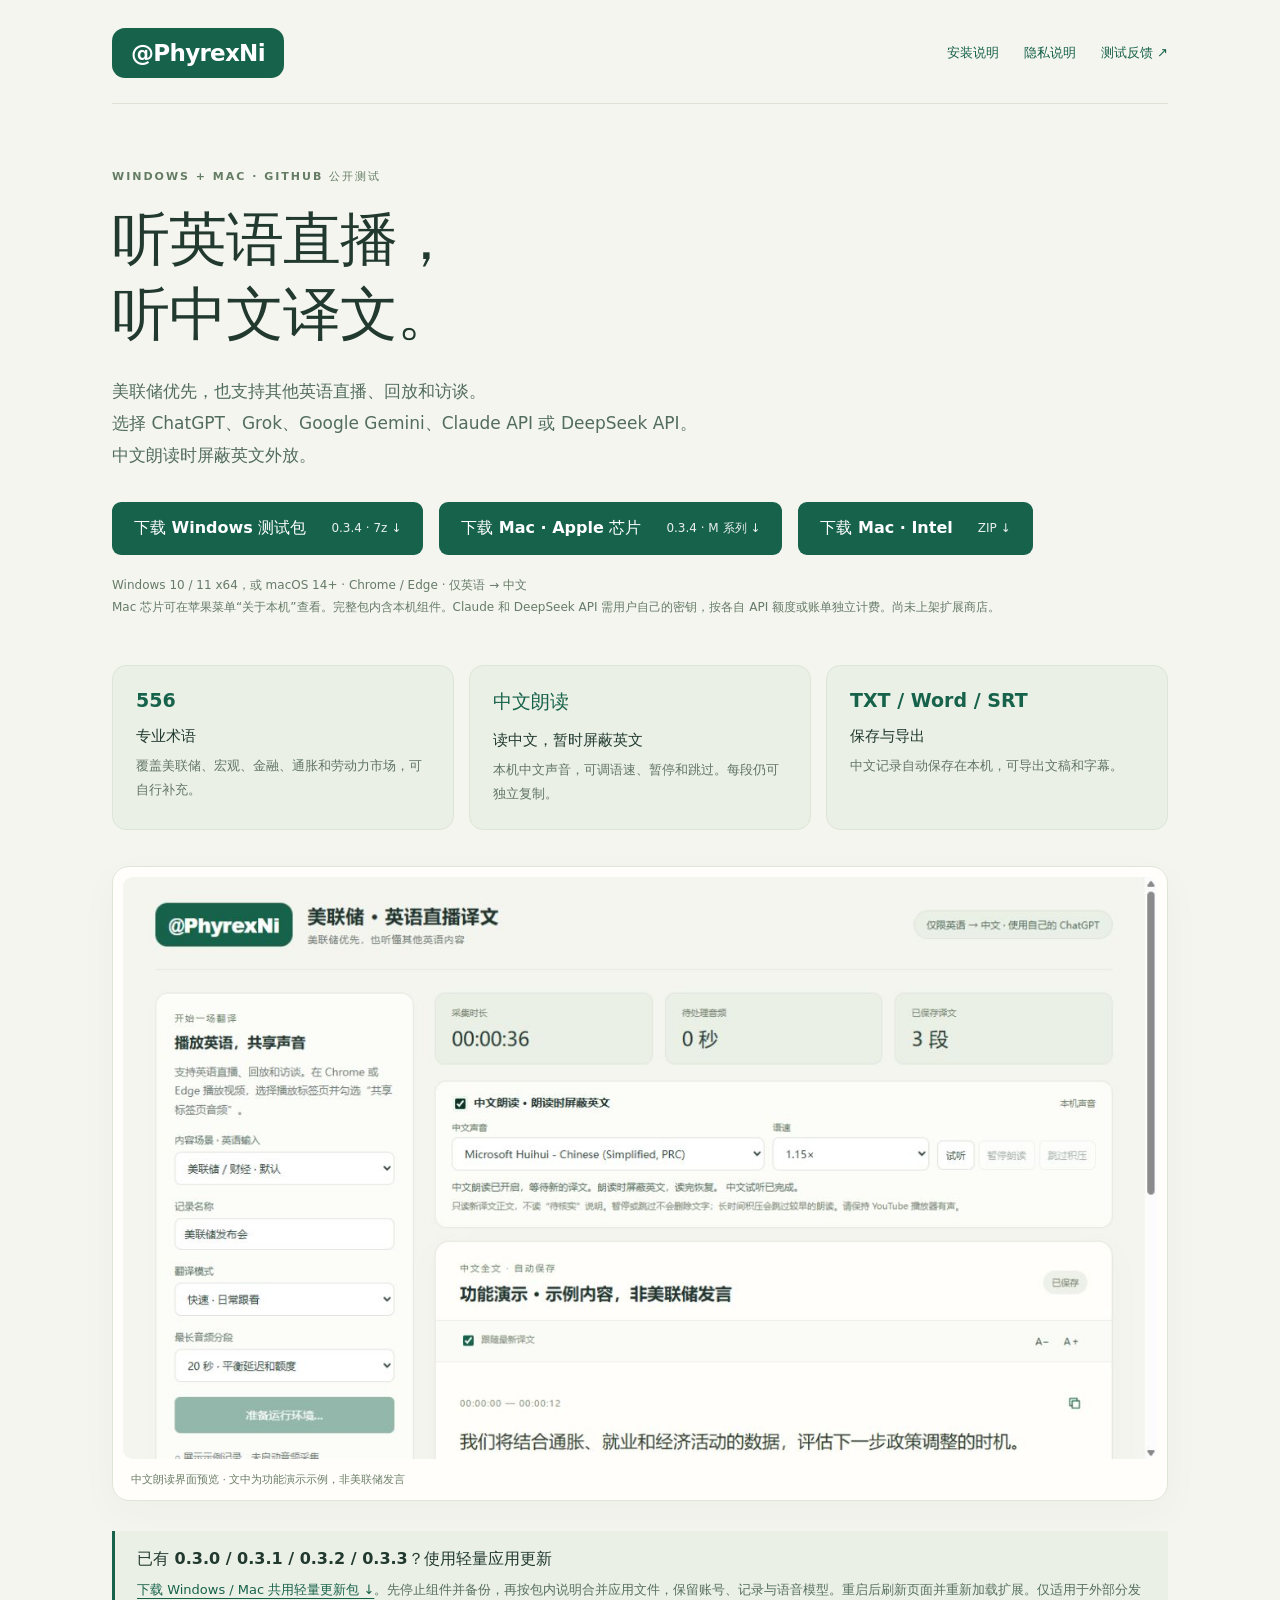
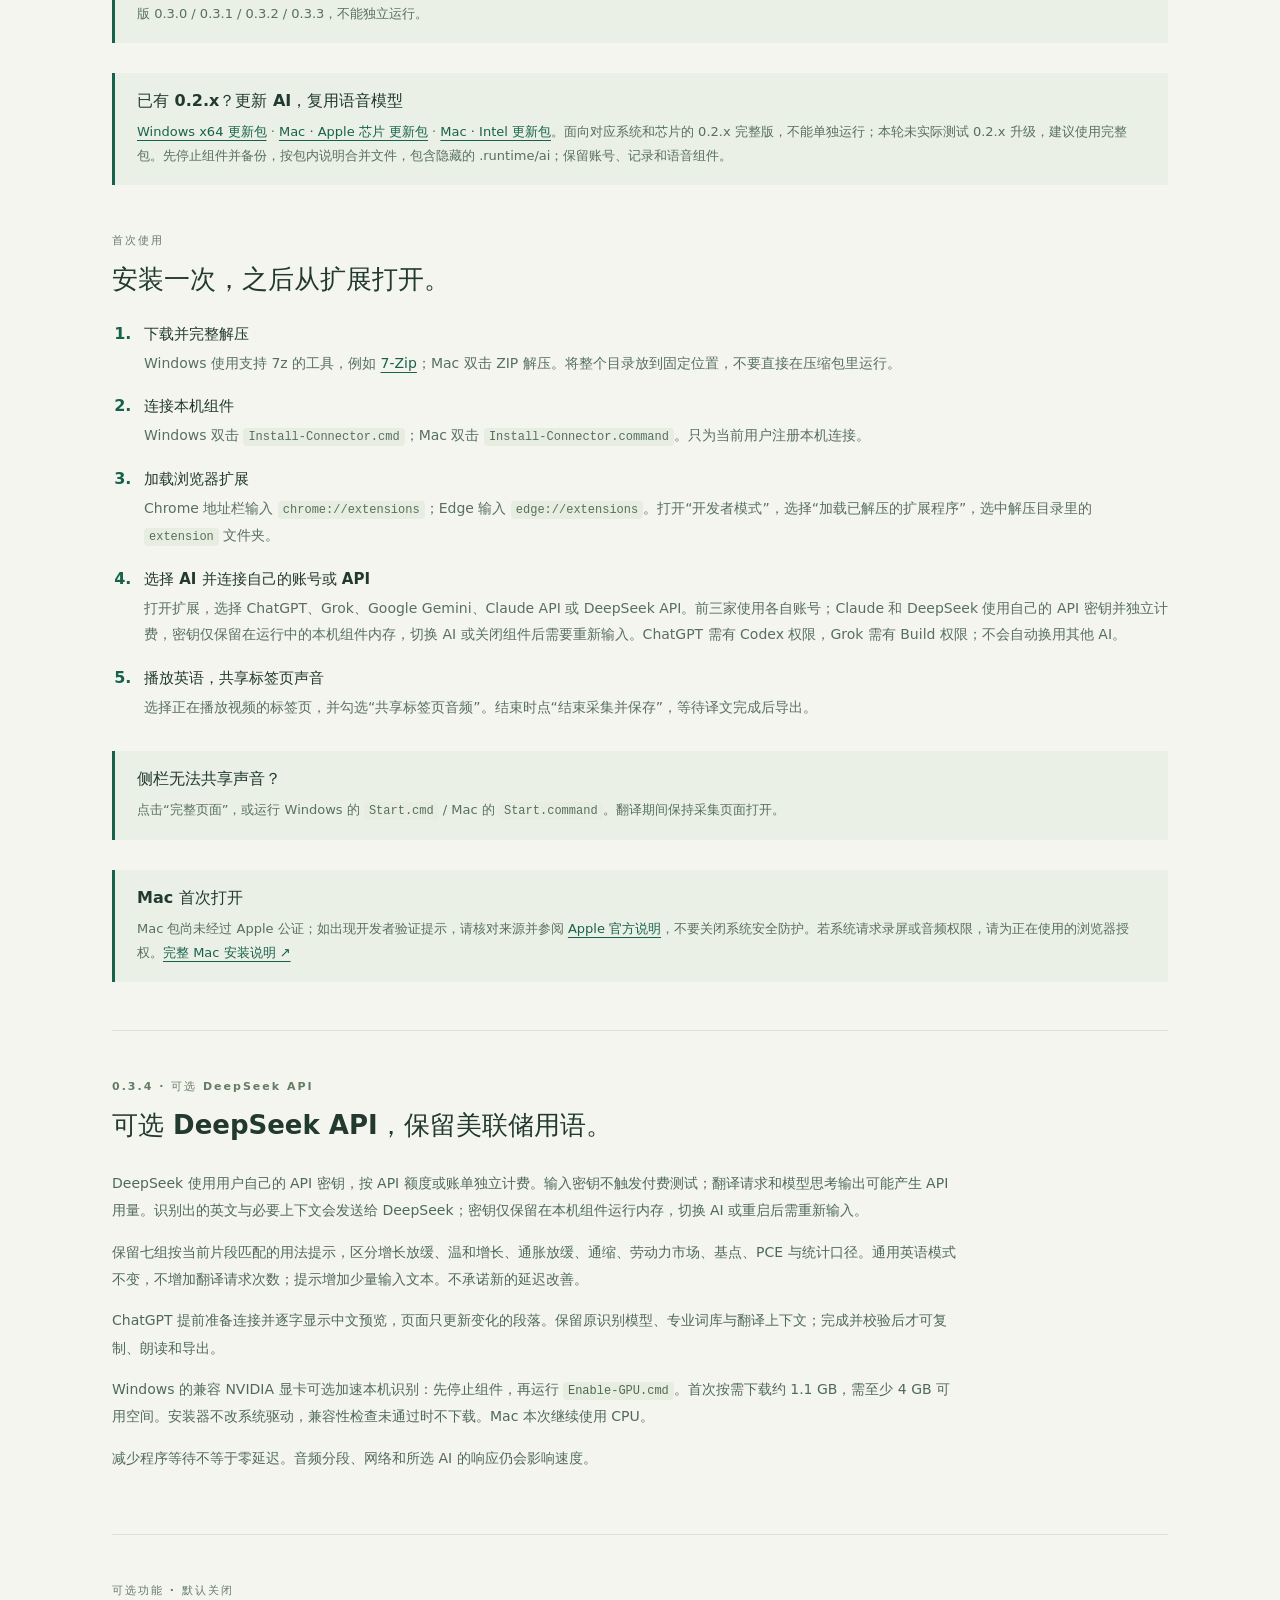
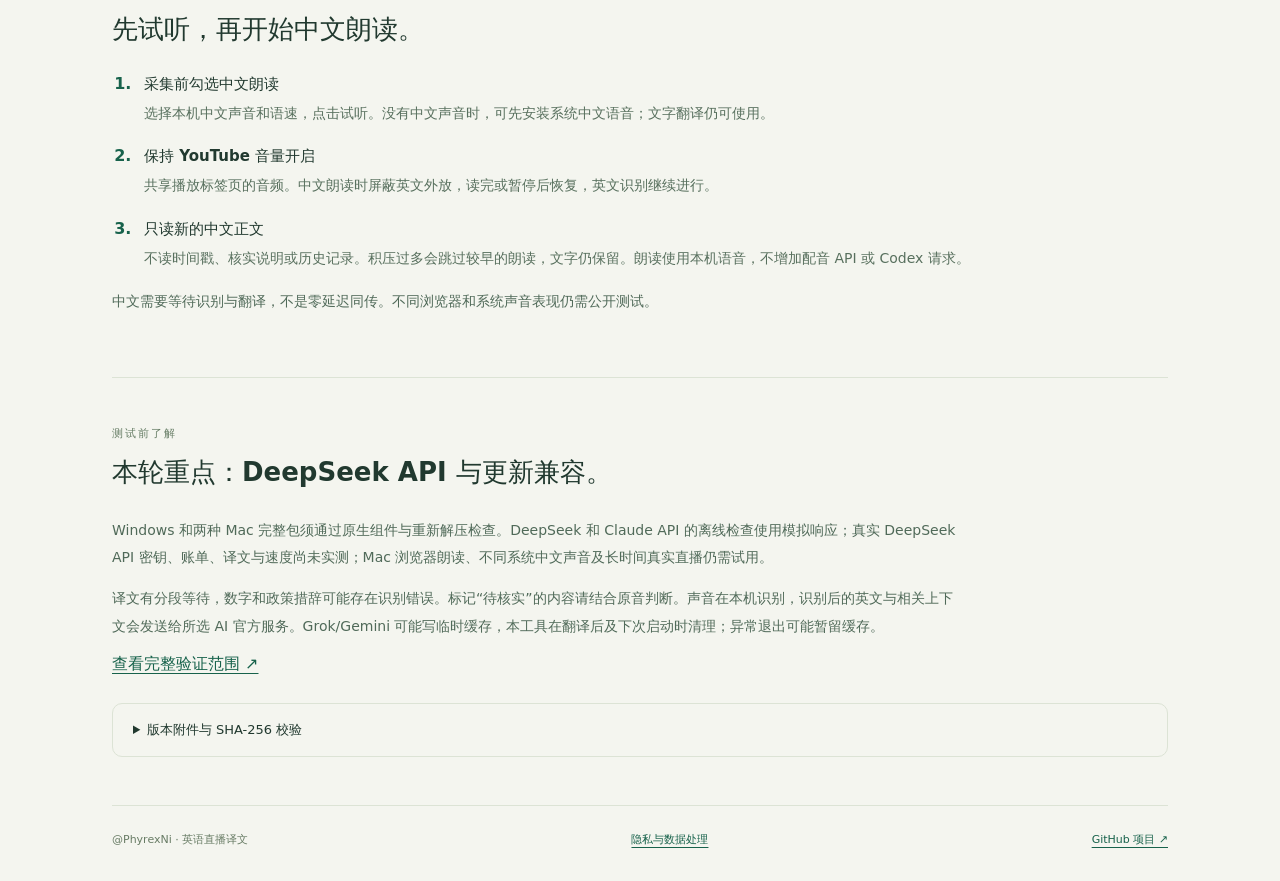
<file: docs/index.html>
<!doctype html>
<html lang="zh-CN">
<head><meta charset="utf-8"><meta name="viewport" content="width=device-width,initial-scale=1"><meta name="description" content="@PhyrexNi 美联储英语直播译文公开测试版：英语视频转中文，专业术语、中文朗读、逐段复制与文本导出。"><title>@PhyrexNi · 英语直播译文下载</title><link rel="stylesheet" href="style.css"><link rel="icon" href="mark.svg" type="image/svg+xml"></head>
<body><main>
<header><a class="wordmark" href="./">@PhyrexNi</a><nav aria-label="导航"><a href="#install">安装说明</a><a href="privacy.html">隐私说明</a><a href="https://github.com/nisen0808-web/phyrex-english-translator/issues">测试反馈 ↗</a></nav></header>
<section class="hero"><div class="eyebrow">WINDOWS + MAC · GITHUB 公开测试</div><h1>听英语直播，<br>听中文译文。</h1><p class="lead">美联储优先，也支持其他英语直播、回放和访谈。<br>选择 ChatGPT、Grok、Google Gemini、Claude API 或 DeepSeek API。<br>中文朗读时屏蔽英文外放。</p><div class="actions"><a class="primary" href="https://github.com/nisen0808-web/phyrex-english-translator/releases/download/v0.3.4-beta/Fed-English-Translator-0.3.4-beta-Windows-x64-Compact.7z">下载 Windows 测试包 <span>0.3.4 · 7z ↓</span></a><a class="primary" href="https://github.com/nisen0808-web/phyrex-english-translator/releases/download/v0.3.4-beta/Fed-English-Translator-0.3.4-beta-macOS-arm64.zip">下载 Mac · Apple 芯片 <span>0.3.4 · M 系列 ↓</span></a><a class="primary" href="https://github.com/nisen0808-web/phyrex-english-translator/releases/download/v0.3.4-beta/Fed-English-Translator-0.3.4-beta-macOS-x86_64.zip">下载 Mac · Intel <span>ZIP ↓</span></a></div><p class="requirements">Windows 10 / 11 x64，或 macOS 14+ · Chrome / Edge · 仅英语 → 中文<br>Mac 芯片可在苹果菜单“关于本机”查看。完整包内含本机组件。Claude 和 DeepSeek API 需用户自己的密钥，按各自 API 额度或账单独立计费。尚未上架扩展商店。</p></section>
<section class="features" aria-label="主要功能"><article><b>556</b><h2>专业术语</h2><p>覆盖美联储、宏观、金融、通胀和劳动力市场，可自行补充。</p></article><article><b>中文朗读</b><h2>读中文，暂时屏蔽英文</h2><p>本机中文声音，可调语速、暂停和跳过。每段仍可独立复制。</p></article><article><b>TXT / Word / SRT</b><h2>保存与导出</h2><p>中文记录自动保存在本机，可导出文稿和字幕。</p></article></section>
<figure><img src="preview.png" alt="中文朗读功能演示：选择本机中文声音、语速、试听，右侧显示示例译文" width="1265" height="712"><figcaption>中文朗读界面预览 · 文中为功能演示示例，非美联储发言</figcaption></figure>
<aside class="tip"><strong>已有 0.3.0 / 0.3.1 / 0.3.2 / 0.3.3？使用轻量应用更新</strong><p><a href="https://github.com/nisen0808-web/phyrex-english-translator/releases/download/v0.3.4-beta/PhyrexNi-0.3.4-Windows-Mac-App-Update.zip">下载 Windows / Mac 共用轻量更新包 ↓</a>。先停止组件并备份，再按包内说明合并应用文件，保留账号、记录与语音模型。重启后刷新页面并重新加载扩展。仅适用于外部分发版 0.3.0 / 0.3.1 / 0.3.2 / 0.3.3，不能独立运行。</p></aside>
<aside class="tip"><strong>已有 0.2.x？更新 AI，复用语音模型</strong><p><a href="https://github.com/nisen0808-web/phyrex-english-translator/releases/download/v0.3.4-beta/PhyrexNi-AI-0.3.4-Windows-x64-Update.zip">Windows x64 更新包</a> · <a href="https://github.com/nisen0808-web/phyrex-english-translator/releases/download/v0.3.4-beta/PhyrexNi-AI-0.3.4-macOS-arm64-Update.zip">Mac · Apple 芯片 更新包</a> · <a href="https://github.com/nisen0808-web/phyrex-english-translator/releases/download/v0.3.4-beta/PhyrexNi-AI-0.3.4-macOS-x86_64-Update.zip">Mac · Intel 更新包</a>。面向对应系统和芯片的 0.2.x 完整版，不能单独运行；本轮未实际测试 0.2.x 升级，建议使用完整包。先停止组件并备份，按包内说明合并文件，包含隐藏的 .runtime/ai；保留账号、记录和语音组件。</p></aside>
<section id="install" class="section"><div class="eyebrow">首次使用</div><h2>安装一次，之后从扩展打开。</h2><ol class="steps"><li><strong>下载并完整解压</strong><p>Windows 使用支持 7z 的工具，例如 <a href="https://www.7-zip.org/">7-Zip</a>；Mac 双击 ZIP 解压。将整个目录放到固定位置，不要直接在压缩包里运行。</p></li><li><strong>连接本机组件</strong><p>Windows 双击 <code>Install-Connector.cmd</code>；Mac 双击 <code>Install-Connector.command</code>。只为当前用户注册本机连接。</p></li><li><strong>加载浏览器扩展</strong><p>Chrome 地址栏输入 <code>chrome://extensions</code>；Edge 输入 <code>edge://extensions</code>。打开“开发者模式”，选择“加载已解压的扩展程序”，选中解压目录里的 <code>extension</code> 文件夹。</p></li><li><strong>选择 AI 并连接自己的账号或 API</strong><p>打开扩展，选择 ChatGPT、Grok、Google Gemini、Claude API 或 DeepSeek API。前三家使用各自账号；Claude 和 DeepSeek 使用自己的 API 密钥并独立计费，密钥仅保留在运行中的本机组件内存，切换 AI 或关闭组件后需要重新输入。ChatGPT 需有 Codex 权限，Grok 需有 Build 权限；不会自动换用其他 AI。</p></li><li><strong>播放英语，共享标签页声音</strong><p>选择正在播放视频的标签页，并勾选“共享标签页音频”。结束时点“结束采集并保存”，等待译文完成后导出。</p></li></ol><aside class="tip"><strong>侧栏无法共享声音？</strong><p>点击“完整页面”，或运行 Windows 的 <code>Start.cmd</code> / Mac 的 <code>Start.command</code>。翻译期间保持采集页面打开。</p></aside><aside class="tip"><strong>Mac 首次打开</strong><p>Mac 包尚未经过 Apple 公证；如出现开发者验证提示，请核对来源并参阅 <a href="https://support.apple.com/102445">Apple 官方说明</a>，不要关闭系统安全防护。若系统请求录屏或音频权限，请为正在使用的浏览器授权。<a href="https://github.com/nisen0808-web/phyrex-english-translator/blob/main/mac/app/先读我-Mac.md">完整 Mac 安装说明 ↗</a></p></aside></section>
<section class="section"><div class="eyebrow">0.3.4 · 可选 DeepSeek API</div><h2>可选 DeepSeek API，保留美联储用语。</h2><p>DeepSeek 使用用户自己的 API 密钥，按 API 额度或账单独立计费。输入密钥不触发付费测试；翻译请求和模型思考输出可能产生 API 用量。识别出的英文与必要上下文会发送给 DeepSeek；密钥仅保留在本机组件运行内存，切换 AI 或重启后需重新输入。</p><p>保留七组按当前片段匹配的用法提示，区分增长放缓、温和增长、通胀放缓、通缩、劳动力市场、基点、PCE 与统计口径。通用英语模式不变，不增加翻译请求次数；提示增加少量输入文本。不承诺新的延迟改善。</p><p>ChatGPT 提前准备连接并逐字显示中文预览，页面只更新变化的段落。保留原识别模型、专业词库与翻译上下文；完成并校验后才可复制、朗读和导出。</p><p>Windows 的兼容 NVIDIA 显卡可选加速本机识别：先停止组件，再运行 <code>Enable-GPU.cmd</code>。首次按需下载约 1.1 GB，需至少 4 GB 可用空间。安装器不改系统驱动，兼容性检查未通过时不下载。Mac 本次继续使用 CPU。</p><p>减少程序等待不等于零延迟。音频分段、网络和所选 AI 的响应仍会影响速度。</p></section>
<section class="section"><div class="eyebrow">可选功能 · 默认关闭</div><h2>先试听，再开始中文朗读。</h2><ol class="steps"><li><strong>采集前勾选中文朗读</strong><p>选择本机中文声音和语速，点击试听。没有中文声音时，可先安装系统中文语音；文字翻译仍可使用。</p></li><li><strong>保持 YouTube 音量开启</strong><p>共享播放标签页的音频。中文朗读时屏蔽英文外放，读完或暂停后恢复，英文识别继续进行。</p></li><li><strong>只读新的中文正文</strong><p>不读时间戳、核实说明或历史记录。积压过多会跳过较早的朗读，文字仍保留。朗读使用本机语音，不增加配音 API 或 Codex 请求。</p></li></ol><p>中文需要等待识别与翻译，不是零延迟同传。不同浏览器和系统声音表现仍需公开测试。</p></section>
<section class="section"><div class="eyebrow">测试前了解</div><h2>本轮重点：DeepSeek API 与更新兼容。</h2><p>Windows 和两种 Mac 完整包须通过原生组件与重新解压检查。DeepSeek 和 Claude API 的离线检查使用模拟响应；真实 DeepSeek API 密钥、账单、译文与速度尚未实测；Mac 浏览器朗读、不同系统中文声音及长时间真实直播仍需试用。</p><p>译文有分段等待，数字和政策措辞可能存在识别错误。标记“待核实”的内容请结合原音判断。声音在本机识别，识别后的英文与相关上下文会发送给所选 AI 官方服务。Grok/Gemini 可能写临时缓存，本工具在翻译后及下次启动时清理；异常退出可能暂留缓存。</p><a href="https://github.com/nisen0808-web/phyrex-english-translator/blob/main/VERIFICATION.md">查看完整验证范围 ↗</a><details><summary>版本附件与 SHA-256 校验</summary><p><a href="https://github.com/nisen0808-web/phyrex-english-translator/releases/tag/v0.3.4-beta">0.3.4-beta 全部下载、检查结果与 SHA-256</a>。请下载完整测试包；已有旧版可选对应的AI 更新包。Source code 不包含运行组件与语音模型。旧版本仍保留在 Releases 中。</p></details></section>
<footer><span>@PhyrexNi · 英语直播译文</span><a href="privacy.html">隐私与数据处理</a><a href="https://github.com/nisen0808-web/phyrex-english-translator">GitHub 项目 ↗</a></footer>
</main></body></html>
</file>
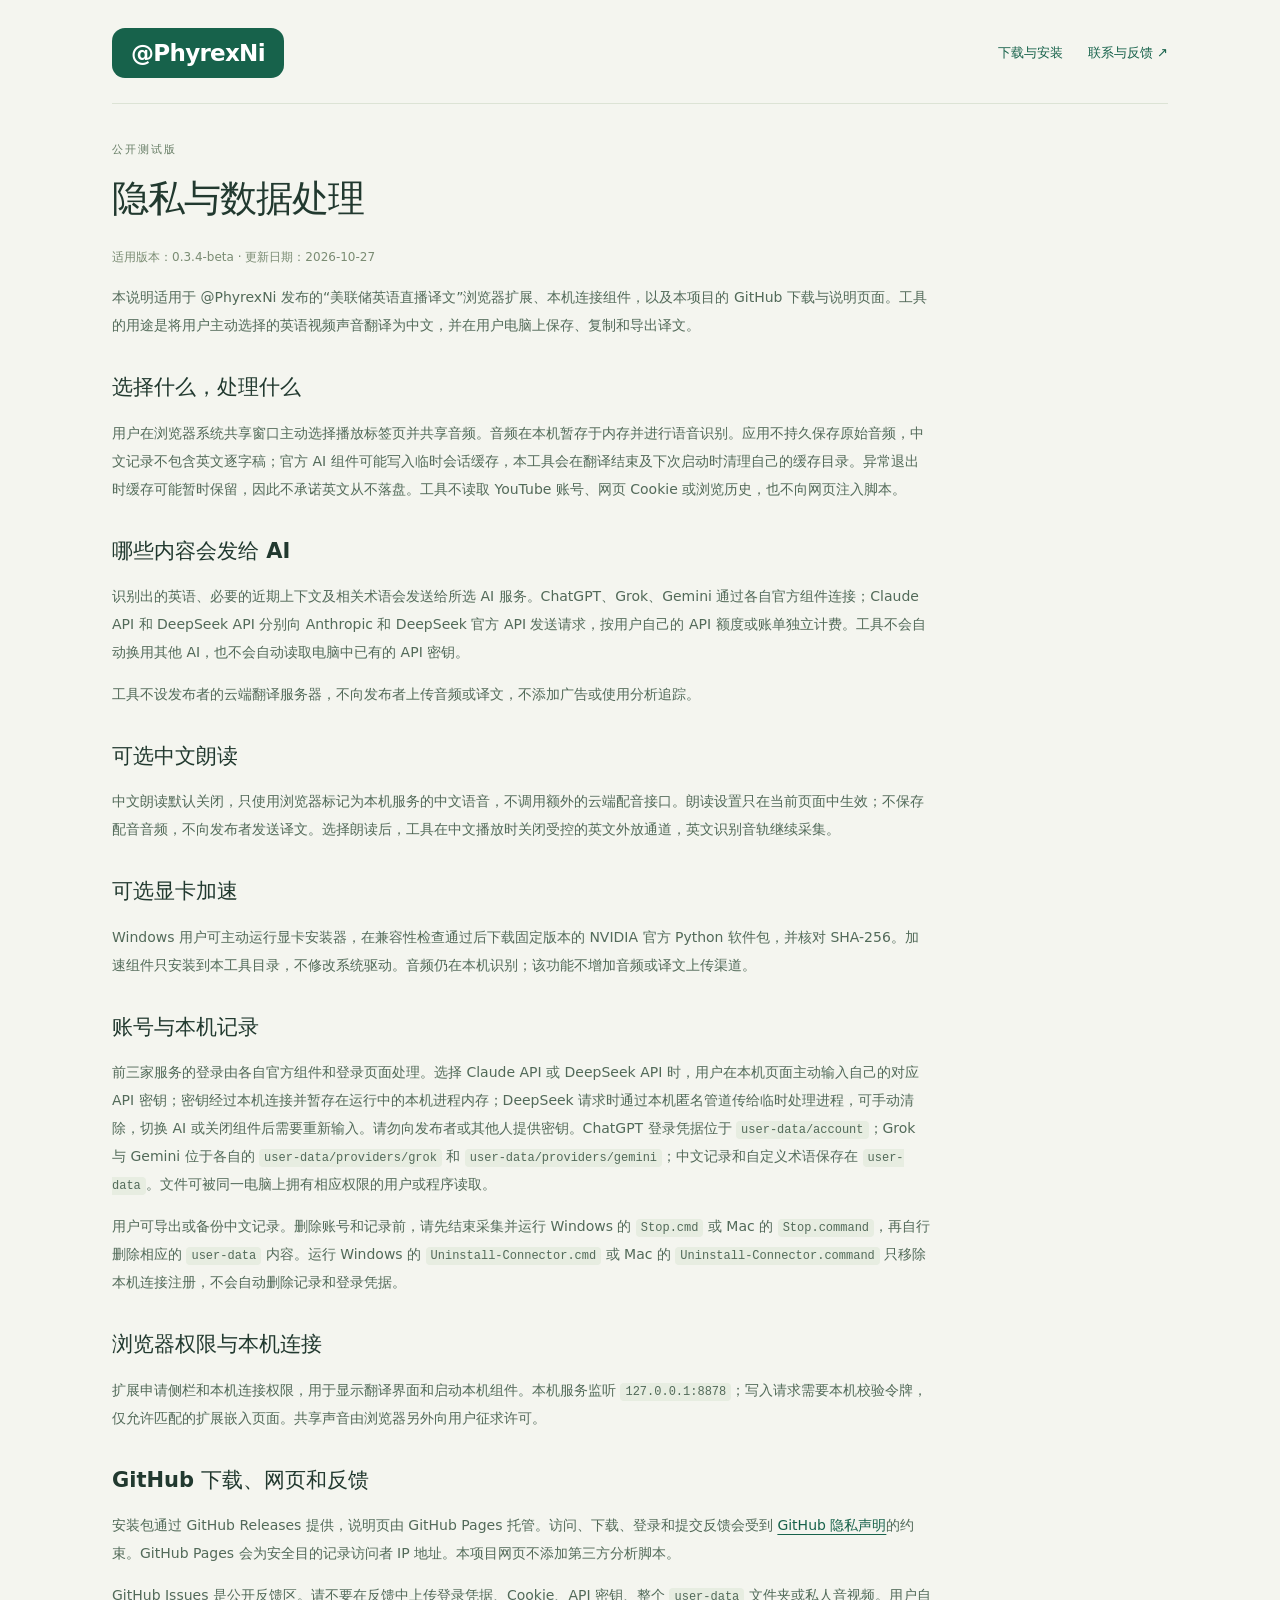
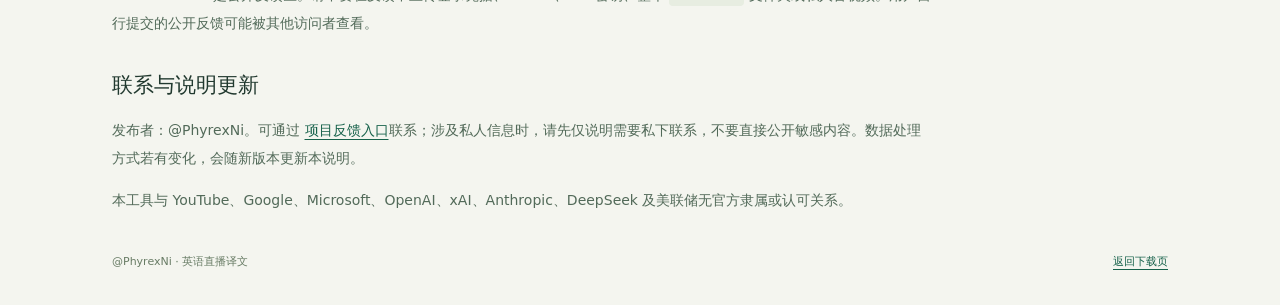
<file: docs/privacy.html>
<!doctype html>
<html lang="zh-CN"><head><meta charset="utf-8"><meta name="viewport" content="width=device-width,initial-scale=1"><title>隐私与数据处理 · @PhyrexNi 英语直播译文</title><link rel="stylesheet" href="style.css"><link rel="icon" href="mark.svg" type="image/svg+xml"></head><body><main>
<header><a class="wordmark" href="./">@PhyrexNi</a><nav><a href="./">下载与安装</a><a href="https://github.com/nisen0808-web/phyrex-english-translator/issues">联系与反馈 ↗</a></nav></header>
<article class="prose"><div class="eyebrow">公开测试版</div><h1>隐私与数据处理</h1><p class="date">适用版本：0.3.4-beta · 更新日期：2026-10-27</p><p>本说明适用于 @PhyrexNi 发布的“美联储英语直播译文”浏览器扩展、本机连接组件，以及本项目的 GitHub 下载与说明页面。工具的用途是将用户主动选择的英语视频声音翻译为中文，并在用户电脑上保存、复制和导出译文。</p>
<h2>选择什么，处理什么</h2><p>用户在浏览器系统共享窗口主动选择播放标签页并共享音频。音频在本机暂存于内存并进行语音识别。应用不持久保存原始音频，中文记录不包含英文逐字稿；官方 AI 组件可能写入临时会话缓存，本工具会在翻译结束及下次启动时清理自己的缓存目录。异常退出时缓存可能暂时保留，因此不承诺英文从不落盘。工具不读取 YouTube 账号、网页 Cookie 或浏览历史，也不向网页注入脚本。</p>
<h2>哪些内容会发给 AI</h2><p>识别出的英语、必要的近期上下文及相关术语会发送给所选 AI 服务。ChatGPT、Grok、Gemini 通过各自官方组件连接；Claude API 和 DeepSeek API 分别向 Anthropic 和 DeepSeek 官方 API 发送请求，按用户自己的 API 额度或账单独立计费。工具不会自动换用其他 AI，也不会自动读取电脑中已有的 API 密钥。</p><p>工具不设发布者的云端翻译服务器，不向发布者上传音频或译文，不添加广告或使用分析追踪。</p>
<h2>可选中文朗读</h2><p>中文朗读默认关闭，只使用浏览器标记为本机服务的中文语音，不调用额外的云端配音接口。朗读设置只在当前页面中生效；不保存配音音频，不向发布者发送译文。选择朗读后，工具在中文播放时关闭受控的英文外放通道，英文识别音轨继续采集。</p>
<h2>可选显卡加速</h2><p>Windows 用户可主动运行显卡安装器，在兼容性检查通过后下载固定版本的 NVIDIA 官方 Python 软件包，并核对 SHA-256。加速组件只安装到本工具目录，不修改系统驱动。音频仍在本机识别；该功能不增加音频或译文上传渠道。</p>
<h2>账号与本机记录</h2><p>前三家服务的登录由各自官方组件和登录页面处理。选择 Claude API 或 DeepSeek API 时，用户在本机页面主动输入自己的对应 API 密钥；密钥经过本机连接并暂存在运行中的本机进程内存；DeepSeek 请求时通过本机匿名管道传给临时处理进程，可手动清除，切换 AI 或关闭组件后需要重新输入。请勿向发布者或其他人提供密钥。ChatGPT 登录凭据位于 <code>user-data/account</code>；Grok 与 Gemini 位于各自的 <code>user-data/providers/grok</code> 和 <code>user-data/providers/gemini</code>；中文记录和自定义术语保存在 <code>user-data</code>。文件可被同一电脑上拥有相应权限的用户或程序读取。</p><p>用户可导出或备份中文记录。删除账号和记录前，请先结束采集并运行 Windows 的 <code>Stop.cmd</code> 或 Mac 的 <code>Stop.command</code>，再自行删除相应的 <code>user-data</code> 内容。运行 Windows 的 <code>Uninstall-Connector.cmd</code> 或 Mac 的 <code>Uninstall-Connector.command</code> 只移除本机连接注册，不会自动删除记录和登录凭据。</p>
<h2>浏览器权限与本机连接</h2><p>扩展申请侧栏和本机连接权限，用于显示翻译界面和启动本机组件。本机服务监听 <code>127.0.0.1:8878</code>；写入请求需要本机校验令牌，仅允许匹配的扩展嵌入页面。共享声音由浏览器另外向用户征求许可。</p>
<h2>GitHub 下载、网页和反馈</h2><p>安装包通过 GitHub Releases 提供，说明页由 GitHub Pages 托管。访问、下载、登录和提交反馈会受到 <a href="https://docs.github.com/en/site-policy/privacy-policies/github-general-privacy-statement">GitHub 隐私声明</a>的约束。GitHub Pages 会为安全目的记录访问者 IP 地址。本项目网页不添加第三方分析脚本。</p><p>GitHub Issues 是公开反馈区。请不要在反馈中上传登录凭据、Cookie、API 密钥、整个 <code>user-data</code> 文件夹或私人音视频。用户自行提交的公开反馈可能被其他访问者查看。</p>
<h2>联系与说明更新</h2><p>发布者：@PhyrexNi。可通过 <a href="https://github.com/nisen0808-web/phyrex-english-translator/issues">项目反馈入口</a>联系；涉及私人信息时，请先仅说明需要私下联系，不要直接公开敏感内容。数据处理方式若有变化，会随新版本更新本说明。</p><p>本工具与 YouTube、Google、Microsoft、OpenAI、xAI、Anthropic、DeepSeek 及美联储无官方隶属或认可关系。</p></article>
<footer><span>@PhyrexNi · 英语直播译文</span><a href="./">返回下载页</a></footer></main></body></html>
</file>
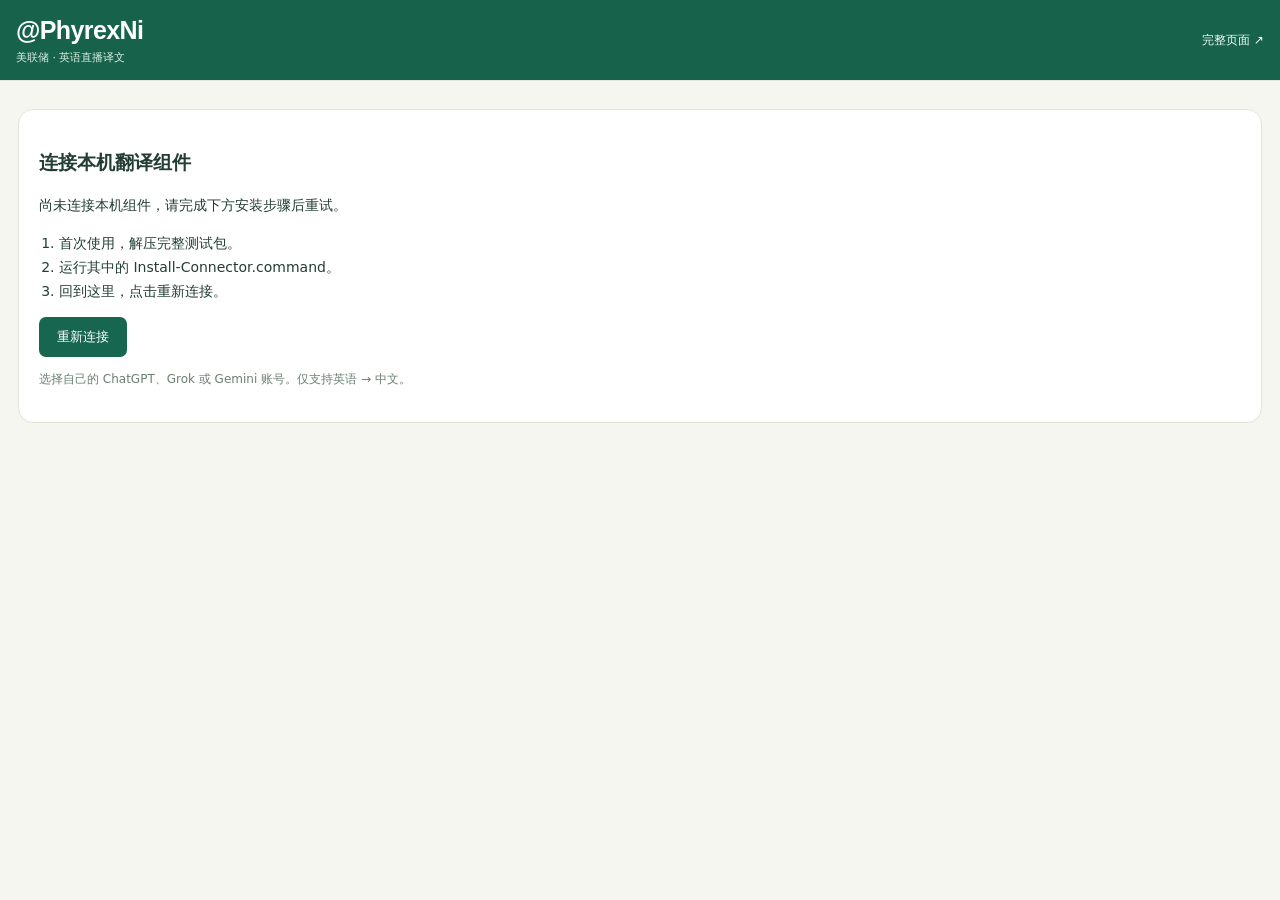
<file: mac/app/extension/panel.html>
<!doctype html>
<html lang="zh-CN"><head><meta charset="utf-8"><meta name="viewport" content="width=device-width,initial-scale=1"><title>@PhyrexNi · 英语直播译文</title><link rel="stylesheet" href="panel.css"></head>
<body>
  <nav><div class="publisher"><strong class="publisher-logo" aria-label="出品方 @PhyrexNi">@PhyrexNi</strong><span>美联储 · 英语直播译文</span></div><a href="http://127.0.0.1:8878/" target="_blank" rel="noopener">完整页面 ↗</a></nav>
  <section id="setup"><h1>连接本机翻译组件</h1><p id="status" role="status">正在准备你的翻译页面…</p><ol><li>首次使用，解压完整测试包。</li><li>运行其中的 Install-Connector.command。</li><li>回到这里，点击重新连接。</li></ol><button id="retry">重新连接</button><p class="note">选择自己的 ChatGPT、Grok 或 Gemini 账号。仅支持英语 → 中文。</p></section>
  <iframe id="app" title="英语翻译与中文记录" allow="display-capture; clipboard-write" hidden></iframe>
  <script src="panel.js"></script>
</body></html>
</file>
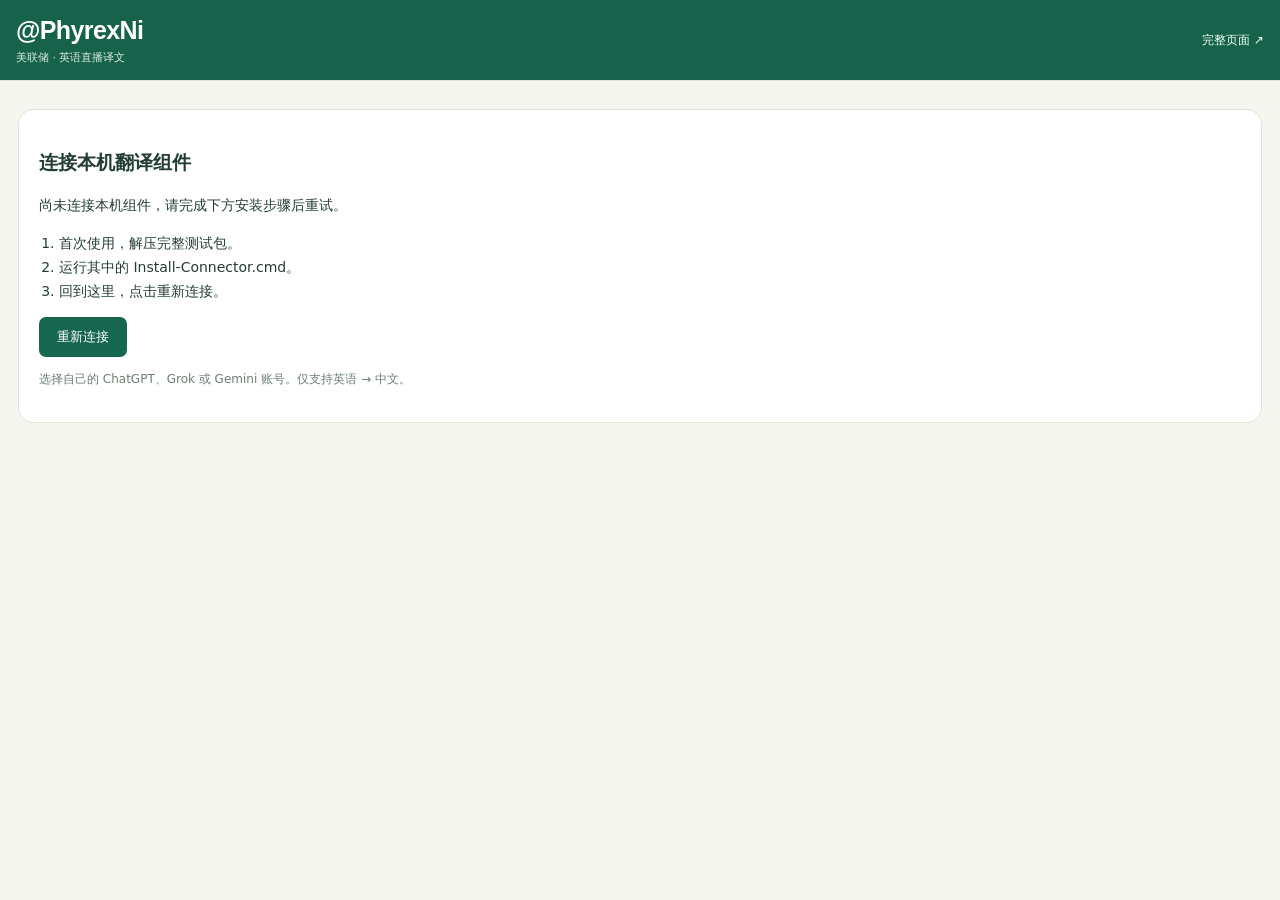
<file: windows/app/extension/panel.html>
<!doctype html>
<html lang="zh-CN"><head><meta charset="utf-8"><meta name="viewport" content="width=device-width,initial-scale=1"><title>@PhyrexNi · 英语直播译文</title><link rel="stylesheet" href="panel.css"></head>
<body>
  <nav><div class="publisher"><strong class="publisher-logo" aria-label="出品方 @PhyrexNi">@PhyrexNi</strong><span>美联储 · 英语直播译文</span></div><a href="http://127.0.0.1:8878/" target="_blank" rel="noopener">完整页面 ↗</a></nav>
  <section id="setup"><h1>连接本机翻译组件</h1><p id="status" role="status">正在准备你的翻译页面…</p><ol><li>首次使用，解压完整测试包。</li><li>运行其中的 Install-Connector.cmd。</li><li>回到这里，点击重新连接。</li></ol><button id="retry">重新连接</button><p class="note">选择自己的 ChatGPT、Grok 或 Gemini 账号。仅支持英语 → 中文。</p></section>
  <iframe id="app" title="英语翻译与中文记录" allow="display-capture; clipboard-write" hidden></iframe>
  <script src="panel.js"></script>
</body></html>
</file>
<file: docs/style.css>
:root{color-scheme:light;font-family:Inter,"Microsoft YaHei","PingFang SC",system-ui,sans-serif;background:#f4f5ef;color:#21392f;font-synthesis:none}*{box-sizing:border-box}body{margin:0}main{max-width:1120px;margin:auto;padding:28px 32px}a{color:#17624b;text-underline-offset:4px}header{display:flex;justify-content:space-between;align-items:center;gap:20px;padding-bottom:25px;border-bottom:1px solid #dce3d5}.wordmark{display:inline-flex;align-items:center;border-radius:13px;background:#17624b;color:white;font-size:23px;font-weight:800;text-decoration:none;padding:12px 19px;letter-spacing:-.7px}nav{display:flex;gap:25px;font-size:13px}nav a{text-decoration:none}.hero{padding:65px 0 46px}.eyebrow{color:#657c64;letter-spacing:2px;font-size:11px;font-weight:600}h1{font-size:clamp(38px,5vw,58px);line-height:1.3;letter-spacing:-1px;margin:18px 0 22px;font-weight:650}.lead{font-size:17px;line-height:1.9;color:#526d5e;margin:0 0 30px}.actions{display:flex;align-items:center;gap:16px;flex-wrap:wrap}.primary{display:flex;gap:25px;align-items:center;background:#17624b;color:white;text-decoration:none;border-radius:9px;padding:16px 22px;font-weight:600}.primary span{font-size:12px;font-weight:400;opacity:.9}.primary:hover{background:#0f513d}.secondary{padding:12px 4px;font-size:14px}.requirements{font-size:12px;color:#667b68;line-height:1.9;margin:19px 0 0}.features{display:grid;grid-template-columns:repeat(3,1fr);gap:15px;margin-bottom:36px}.features article{background:#eaf0e6;border:1px solid #dce5d6;border-radius:14px;padding:23px}.features b{font-size:19px;color:#17624b}.features h2{font-size:15px;margin:16px 0 8px}.features p{font-size:13px;line-height:1.85;margin:0;color:#627565}figure{margin:0;padding:10px;background:#fffefb;border:1px solid #dfe5d7;border-radius:17px;box-shadow:0 12px 40px #213b2b08}figure img{display:block;width:100%;height:auto;border-radius:10px}figcaption{font-size:11px;color:#6b7e67;padding:13px 8px 3px}.section{padding:48px 0;border-bottom:1px solid #dce3d5;scroll-margin-top:18px}.section h2{font-size:26px;line-height:1.5;font-weight:600;margin:12px 0 25px}.section>p{font-size:14px;line-height:1.95;max-width:850px;color:#506a59}.steps{padding-left:25px;display:grid;gap:20px}.steps li{padding-left:7px}.steps li::marker{color:#17624b;font-weight:700}.steps strong{font-size:15px}.steps p{line-height:1.9;color:#58705e;font-size:14px;margin:6px 0 0}code{font-family:Consolas,monospace;background:#e7ede1;border-radius:4px;padding:2px 5px;font-size:12px;overflow-wrap:anywhere}.tip{background:#eaf0e6;border-left:3px solid #17624b;padding:18px 22px;margin-top:30px}.tip p{font-size:13px;line-height:1.8;margin:8px 0 0;color:#58705e}details{margin-top:28px;border:1px solid #dce3d5;padding:17px 20px;border-radius:10px;font-size:13px}summary{cursor:pointer}details p{line-height:1.9}.hash{display:block;padding:12px;word-break:break-all}footer{display:flex;gap:25px;flex-wrap:wrap;justify-content:space-between;padding:26px 0 8px;color:#687c65;font-size:11px}.prose{max-width:820px;padding-top:38px}.prose h1{font-size:37px}.prose h2{font-size:21px;margin-top:34px}.prose p,.prose li{line-height:2;font-size:14px;color:#526a59}.prose ul{padding-left:23px}.prose .date{font-size:12px;color:#7a8c73}a:focus-visible,summary:focus-visible{outline:3px solid #6aa187;outline-offset:5px}@media(max-width:680px){main{padding:20px}header{align-items:flex-start;flex-direction:column}nav{gap:22px}.hero{padding:42px 0 32px}.lead{font-size:15px}.features{grid-template-columns:1fr;gap:10px}.features article{padding:20px}.features h2{display:inline;margin-left:14px}.features p{margin-top:12px}.primary{gap:16px;padding:15px 17px;font-size:14px}.section h2{font-size:23px}.section{padding:35px 0}footer{gap:15px}figure{padding:6px}.prose h1{font-size:30px}}
</file>
<file: mac/app/extension/panel.css>
*{box-sizing:border-box}body{margin:0;background:#f5f6f0;color:#233d35;font:14px/1.7 system-ui,"Microsoft YaHei",sans-serif;height:100vh;display:flex;flex-direction:column}nav{display:flex;align-items:center;justify-content:space-between;padding:11px 15px;border-bottom:1px solid #dfe5d9;background:#fcfdf8}nav a{color:#17664f;text-decoration:none;font-size:12px}section{margin:28px 18px;padding:20px;border:1px solid #dfe5d9;border-radius:15px;background:white}h1{font-size:19px}ol{padding-left:20px}button{background:#17664f;color:white;border:0;border-radius:7px;padding:11px 18px;cursor:pointer}button:disabled{opacity:.55}.note{color:#6b7f72;font-size:12px}iframe{border:0;flex:1;width:100%;min-height:0}[hidden]{display:none!important}
nav{flex:none;gap:12px;background:#17624b;color:white;padding:15px 16px;min-width:0}nav a{color:#f3fff8;white-space:nowrap;font-size:12px;flex-shrink:0}nav a:focus-visible{outline:2px solid white;outline-offset:4px;border-radius:2px}.publisher{display:flex;flex-direction:column;min-width:0;gap:5px}.publisher-logo{font-family:Arial,"Microsoft YaHei",sans-serif;font-size:25px;line-height:1.2;letter-spacing:-.6px;font-weight:800;white-space:nowrap}.publisher span{font-size:11px;line-height:1.4;color:#dbeee3}@media(max-width:340px){nav{padding:13px 11px;gap:8px}.publisher-logo{font-size:23px}nav a{font-size:11px}}
</file>
<file: windows/app/extension/panel.css>
*{box-sizing:border-box}body{margin:0;background:#f5f6f0;color:#233d35;font:14px/1.7 system-ui,"Microsoft YaHei",sans-serif;height:100vh;display:flex;flex-direction:column}nav{display:flex;align-items:center;justify-content:space-between;padding:11px 15px;border-bottom:1px solid #dfe5d9;background:#fcfdf8}nav a{color:#17664f;text-decoration:none;font-size:12px}section{margin:28px 18px;padding:20px;border:1px solid #dfe5d9;border-radius:15px;background:white}h1{font-size:19px}ol{padding-left:20px}button{background:#17664f;color:white;border:0;border-radius:7px;padding:11px 18px;cursor:pointer}button:disabled{opacity:.55}.note{color:#6b7f72;font-size:12px}iframe{border:0;flex:1;width:100%;min-height:0}[hidden]{display:none!important}
nav{flex:none;gap:12px;background:#17624b;color:white;padding:15px 16px;min-width:0}nav a{color:#f3fff8;white-space:nowrap;font-size:12px;flex-shrink:0}nav a:focus-visible{outline:2px solid white;outline-offset:4px;border-radius:2px}.publisher{display:flex;flex-direction:column;min-width:0;gap:5px}.publisher-logo{font-family:Arial,"Microsoft YaHei",sans-serif;font-size:25px;line-height:1.2;letter-spacing:-.6px;font-weight:800;white-space:nowrap}.publisher span{font-size:11px;line-height:1.4;color:#dbeee3}@media(max-width:340px){nav{padding:13px 11px;gap:8px}.publisher-logo{font-size:23px}nav a{font-size:11px}}
</file>
